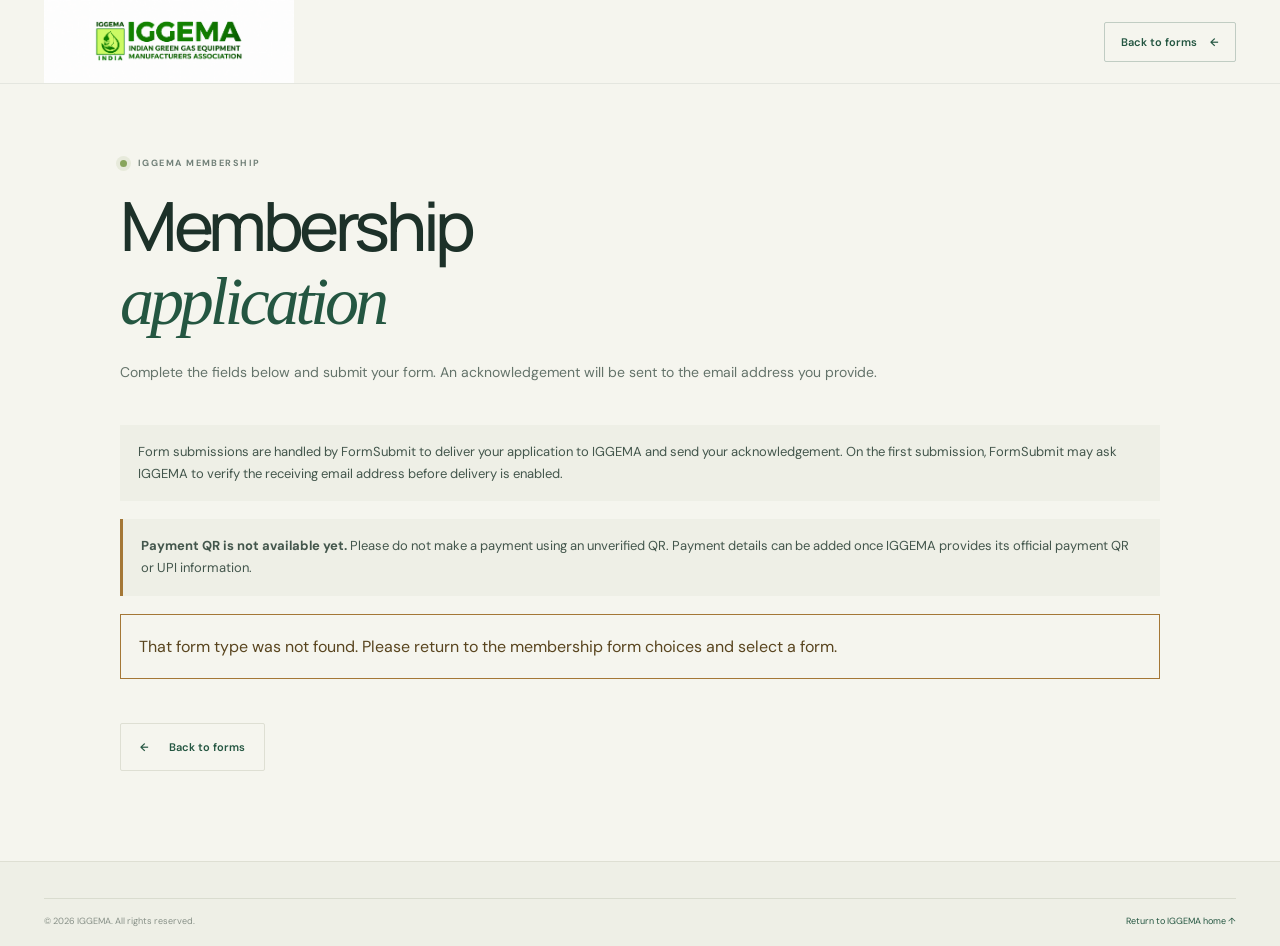
<file: membership-application.html>
<!DOCTYPE html>
<html lang="en">
<head>
  <meta charset="UTF-8">
  <meta name="viewport" content="width=device-width, initial-scale=1">
  <meta name="theme-color" content="#f5f5ee">
  <meta name="description" content="Complete an IGGEMA membership application or renewal form online.">
  <title>Membership Application — IGGEMA</title>
  <link rel="preconnect" href="https://fonts.googleapis.com">
  <link rel="preconnect" href="https://fonts.gstatic.com" crossorigin>
  <link href="https://fonts.googleapis.com/css2?family=DM+Sans:wght@400;500;600;700&family=Manrope:wght@400;500;600;700;800&display=swap" rel="stylesheet">
  <link rel="stylesheet" href="IGG.css">
  <link rel="stylesheet" href="membership.css">
</head>
<body>
  <a class="skip-link" href="#main-content">Skip to content</a>
  <header class="site-header">
    <nav class="navbar container" aria-label="Main navigation">
      <a class="brand" href="index.html" aria-label="IGGEMA home">
        <img class="brand-logo" src="assets/iggema-logo.png" alt="">
      </a>
      <a class="nav-cta" href="membership-forms.html">Back to forms <span aria-hidden="true">←</span></a>
    </nav>
  </header>

  <main class="charter container form-picker" id="main-content">
    <header class="charter-header">
      <p class="eyebrow"><span class="eyebrow-dot"></span> IGGEMA MEMBERSHIP</p>
      <h1 id="form-page-title">Membership<br><span>application</span></h1>
      <p class="charter-intro">Complete the fields below and submit your form. An acknowledgement will be sent to the email address you provide.</p>
    </header>

    <p class="form-service-notice">Form submissions are handled by FormSubmit to deliver your application to IGGEMA and send your acknowledgement. On the first submission, FormSubmit may ask IGGEMA to verify the receiving email address before delivery is enabled.</p>
    <p class="payment-unavailable"><strong>Payment QR is not available yet.</strong> Please do not make a payment using an unverified QR. Payment details can be added once IGGEMA provides its official payment QR or UPI information.</p>

    <section class="online-form-panel" id="annual-form" hidden>
      <h2>Annual Membership Application</h2>
      <p class="document-ref">Form No.: IGGEMA/MEM/ANN/2026</p>
      <form action="https://formsubmit.co/ajax/Iggema.org.in@gmail.com" method="POST">
        <input type="hidden" name="_subject" value="IGGEMA Annual Membership Application">
        <input type="hidden" name="_template" value="table">
        <input type="text" name="_honey" class="form-honeypot" tabindex="-1" autocomplete="off">
        <fieldset>
          <legend>Organisation details</legend>
          <div class="form-grid">
            <label>Company / organisation name<input name="Company / Organisation Name" autocomplete="organization" required></label>
            <label>Type of organisation<select name="Type of Organisation" required><option value="">Select type</option><option>Private Limited Company</option><option>Public Limited Company</option><option>LLP / Partnership</option><option>Proprietorship</option><option>Society / Trust / NGO</option><option>Government / PSU</option><option>Startup (DPIIT Recognised)</option><option>Other</option></select></label>
            <label>Year of incorporation<input name="Year of Incorporation" inputmode="numeric"></label>
            <label>CIN / registration number<input name="CIN / Registration No."></label>
            <label>GST number<input name="GST Number"></label>
            <label>PAN number<input name="PAN Number"></label>
          </div>
        </fieldset>
        <fieldset>
          <legend>Primary contact &amp; authorised signatory</legend>
          <div class="form-grid">
            <label>Name of authorised person<input name="Authorised Person" autocomplete="name" required></label>
            <label>Designation / title<input name="Designation"></label>
            <label>Mobile number<input name="Mobile Number" type="tel" autocomplete="tel" required></label>
            <label>Official email address<input name="email" type="email" autocomplete="email" required></label>
            <input type="hidden" name="_autoresponse" value="Thank you for submitting your IGGEMA Annual Membership Application. IGGEMA has received your form for review.">
            <label>LinkedIn profile URL <span>(optional)</span><input name="LinkedIn Profile URL" type="url"></label>
          </div>
        </fieldset>
        <fieldset>
          <legend>Registered address</legend>
          <div class="form-grid">
            <label>Address line 1<input name="Address Line 1" autocomplete="address-line1"></label>
            <label>Address line 2<input name="Address Line 2" autocomplete="address-line2"></label>
            <label>City<input name="City" autocomplete="address-level2"></label>
            <label>State<input name="State" autocomplete="address-level1"></label>
            <label>PIN code<input name="PIN Code" inputmode="numeric" autocomplete="postal-code"></label>
            <label>Country<input name="Country" value="India" autocomplete="country-name"></label>
          </div>
        </fieldset>
        <fieldset>
          <legend>Business domain</legend>
          <div class="form-check-grid">
            <label><input type="checkbox" name="Business Domain" value="Biogas Plant EPC / Construction"> Biogas Plant EPC / Construction</label>
            <label><input type="checkbox" name="Business Domain" value="Biogas Equipment Manufacturing"> Biogas Equipment Manufacturing</label>
            <label><input type="checkbox" name="Business Domain" value="CBG / BioCNG Production"> CBG / BioCNG Production</label>
            <label><input type="checkbox" name="Business Domain" value="Biomass Energy"> Biomass Energy</label>
            <label><input type="checkbox" name="Business Domain" value="Biogas Upgradation (Membrane / PSA)"> Biogas Upgradation (Membrane / PSA)</label>
            <label><input type="checkbox" name="Business Domain" value="Digestate / Biofertiliser"> Digestate / Biofertiliser</label>
            <label><input type="checkbox" name="Business Domain" value="Engineering Consultancy / PMC"> Engineering Consultancy / PMC</label>
            <label><input type="checkbox" name="Business Domain" value="Technology / R&D"> Technology / R&amp;D</label>
            <label><input type="checkbox" name="Business Domain" value="Finance / Investment"> Finance / Investment</label>
            <label><input type="checkbox" name="Business Domain" value="Government / Policy"> Government / Policy</label>
            <label><input type="checkbox" name="Business Domain" value="Other"> Other</label>
          </div>
          <label>Other / specify<input name="Other Business Domain"></label>
        </fieldset>
        <fieldset>
          <legend>Membership tier</legend>
          <label>Selected membership category<select name="Selected Membership Category" required><option value="">Select a tier</option><option>Startup Member — Rs. 5,000 / year</option><option>Associate Member — Rs. 15,000 / year</option><option>Regular Member — Rs. 30,000 / year</option><option>Premium Member — Rs. 75,000 / year</option><option>Platinum Member — Rs. 1,50,000 / year</option><option>Life Member (Corporate) — Rs. 5,00,000 one-time</option></select></label>
        </fieldset>
        <fieldset>
          <legend>Payment details</legend>
          <p class="form-help">Payment QR and account instructions are not available yet. Complete payment details only after receiving verified instructions from IGGEMA.</p>
          <div class="form-grid">
            <label>Transaction reference number<input name="Transaction Reference No."></label>
            <label>Date of payment<input name="Date of Payment" type="date"></label>
            <label>Amount paid (Rs.)<input name="Amount Paid (Rs.)" type="number" min="0" step="0.01"></label>
            <label>Mode of payment<select name="Mode of Payment"><option value="">Select mode</option><option>NEFT</option><option>RTGS</option><option>UPI</option><option>Cheque / DD</option><option>Online Portal</option><option>Other</option></select></label>
            <label>Member's bank name<input name="Member Bank Name"></label>
          </div>
        </fieldset>
        <fieldset>
          <legend>Declaration &amp; signature</legend>
          <p class="form-help">I / We declare that the information provided is true and correct, agree to abide by IGGEMA's Memorandum, Rules and Regulations, and understand that membership is subject to Governing Council approval.</p>
          <div class="form-grid">
            <label>Authorised signatory name<input name="Signatory Name" required></label>
            <label>Designation<input name="Signatory Designation"></label>
            <label>Date<input name="Declaration Date" type="date" required></label>
          </div>
          <label class="declaration-check"><input type="checkbox" name="Declaration Accepted" value="Yes" required> I agree to the declaration above.</label>
        </fieldset>
        <button class="button button-primary" type="submit">Submit application <span aria-hidden="true">↗</span></button>
      </form>
    </section>

    <section class="online-form-panel" id="startup-form" hidden>
      <h2>Startup Membership Application</h2>
      <p class="document-ref">Form No.: IGGEMA/MEM/STR/2026</p>
      <form action="https://formsubmit.co/ajax/Iggema.org.in@gmail.com" method="POST">
        <input type="hidden" name="_subject" value="IGGEMA Startup & Associate Membership Application">
        <input type="hidden" name="_template" value="table">
        <input type="text" name="_honey" class="form-honeypot" tabindex="-1" autocomplete="off">
        <fieldset>
          <legend>Applicant details</legend>
          <div class="form-grid">
            <label>Name of company / entity<input name="Company / Entity" autocomplete="organization" required></label>
            <label>Founded / incorporated year<input name="Founded / Incorporated Year" inputmode="numeric"></label>
            <label>DPIIT startup recognition number <span>(if applicable)</span><input name="DPIIT Startup Recognition No."></label>
            <label>Stage of business<select name="Stage of Business"><option value="">Select stage</option><option>Idea / Pre-Revenue</option><option>Early Revenue (&lt; Rs. 1 Cr turnover)</option><option>Growth Stage (Rs. 1–10 Cr turnover)</option><option>Established (&gt; Rs. 10 Cr turnover)</option></select></label>
          </div>
        </fieldset>
        <fieldset>
          <legend>Contact information</legend>
          <div class="form-grid">
            <label>Founder / director name<input name="Founder / Director Name" autocomplete="name" required></label>
            <label>Mobile<input name="Mobile" type="tel" autocomplete="tel" required></label>
            <label>Email<input name="email" type="email" autocomplete="email" required></label>
            <input type="hidden" name="_autoresponse" value="Thank you for submitting your IGGEMA Startup & Associate Membership Application. IGGEMA has received your form for review.">
            <label>Website / social handle<input name="Website / Social Handle" type="url"></label>
            <label>City &amp; state<input name="City & State" autocomplete="address-level2"></label>
          </div>
        </fieldset>
        <fieldset>
          <legend>Product / service details</legend>
          <div class="form-grid">
            <label>Main product or service<input name="Main Product or Service"></label>
            <label>Technology / innovation focus<textarea name="Technology / Innovation Focus" rows="3"></textarea></label>
            <label>Number of projects / installations<input name="No. of Projects / Installations" type="number" min="0"></label>
          </div>
        </fieldset>
        <fieldset>
          <legend>Membership tier</legend>
          <label>Selected membership category<select name="Selected Membership Category" required><option value="">Select a tier</option><option>Startup Member — Rs. 5,000 / year</option><option>Associate Member — Rs. 15,000 / year</option><option>Regular Member — Rs. 30,000 / year</option></select></label>
        </fieldset>
        <fieldset>
          <legend>Payment details</legend>
          <p class="form-help">Payment QR and account instructions are not available yet. Complete payment details only after receiving verified instructions from IGGEMA.</p>
          <div class="form-grid">
            <label>Transaction / UTR reference number<input name="Transaction / UTR Reference No."></label>
            <label>Date of payment<input name="Date of Payment" type="date"></label>
            <label>Amount paid (Rs.)<input name="Amount Paid (Rs.)" type="number" min="0" step="0.01"></label>
            <label>Mode of payment<select name="Mode of Payment"><option value="">Select mode</option><option>UPI</option><option>NEFT</option><option>RTGS</option><option>Cheque</option><option>Online Portal</option><option>Other</option></select></label>
          </div>
        </fieldset>
        <fieldset>
          <legend>Declaration &amp; signature</legend>
          <p class="form-help">I declare that the information is true and accurate. I agree to comply with IGGEMA's membership rules and contribute to the growth of India's green gas and biomass ecosystem.</p>
          <div class="form-grid">
            <label>Authorised signatory name<input name="Signatory Name" required></label>
            <label>Designation<input name="Signatory Designation"></label>
            <label>Date<input name="Declaration Date" type="date" required></label>
          </div>
          <label class="declaration-check"><input type="checkbox" name="Declaration Accepted" value="Yes" required> I agree to the declaration above.</label>
        </fieldset>
        <button class="button button-primary" type="submit">Submit application <span aria-hidden="true">↗</span></button>
      </form>
    </section>

    <section class="online-form-panel" id="corporate-form" hidden>
      <h2>Corporate / Premium Membership Application</h2>
      <p class="document-ref">Form No.: IGGEMA/MEM/CORP/2026</p>
      <form action="https://formsubmit.co/ajax/Iggema.org.in@gmail.com" method="POST">
        <input type="hidden" name="_subject" value="IGGEMA Corporate / Premium Membership Application">
        <input type="hidden" name="_template" value="table">
        <input type="text" name="_honey" class="form-honeypot" tabindex="-1" autocomplete="off">
        <fieldset>
          <legend>Company profile</legend>
          <div class="form-grid">
            <label>Legal name of company<input name="Legal Name of Company" autocomplete="organization" required></label>
            <label>Trade / brand name<input name="Trade / Brand Name"></label>
            <label>Annual turnover (Rs. Cr)<input name="Annual Turnover (Rs. Cr)" type="number" min="0" step="0.01"></label>
            <label>Number of employees<input name="Number of Employees" type="number" min="0"></label>
            <label>Biogas / biomass plants commissioned<input name="Number of Plants Commissioned" type="number" min="0"></label>
            <label>Total installed capacity (TPD / MW)<input name="Total Installed Capacity"></label>
            <label>CIN / registration number<input name="CIN / Registration No."></label>
            <label>GST number<input name="GST Number"></label>
          </div>
        </fieldset>
        <fieldset>
          <legend>Key executives &amp; contact</legend>
          <div class="form-grid">
            <label>CEO / MD name<input name="CEO / MD Name"></label>
            <label>CEO / MD email<input name="email" type="email" autocomplete="email" required></label>
            <input type="hidden" name="_autoresponse" value="Thank you for submitting your IGGEMA Corporate / Premium Membership Application. IGGEMA has received your form for review.">
            <label>CEO / MD mobile<input name="CEO / MD Mobile" type="tel"></label>
            <label>Technical head name<input name="Technical Head Name"></label>
            <label>Business development contact<input name="Business Dev Contact"></label>
          </div>
        </fieldset>
        <fieldset>
          <legend>Membership tier &amp; benefits requested</legend>
          <div class="form-check-grid">
            <label><input type="checkbox" name="Membership Category" value="Premium Member — Rs. 75,000/year"> Premium Member — Rs. 75,000/year</label>
            <label><input type="checkbox" name="Membership Category" value="Platinum Member — Rs. 1,50,000/year"> Platinum Member — Rs. 1,50,000/year</label>
            <label><input type="checkbox" name="Membership Category" value="Life Corporate Member — Rs. 5,00,000 one-time"> Life Corporate Member — Rs. 5,00,000 one-time</label>
          </div>
          <p class="form-help">Select the membership category requested.</p>
          <div class="form-check-grid">
            <label><input type="checkbox" name="Engagement Requirements" value="Keynote Speaking Slot at Expo"> Keynote speaking slot at Expo</label>
            <label><input type="checkbox" name="Engagement Requirements" value="Panel Participation"> Panel participation</label>
            <label><input type="checkbox" name="Engagement Requirements" value="Exhibition Stall"> Exhibition stall</label>
            <label><input type="checkbox" name="Engagement Requirements" value="Award Category Co-Branding"> Award category co-branding</label>
            <label><input type="checkbox" name="Engagement Requirements" value="Advisory Board Seat"> Advisory board seat</label>
            <label><input type="checkbox" name="Engagement Requirements" value="White Paper / Report Co-authorship"> White paper / report co-authorship</label>
            <label><input type="checkbox" name="Engagement Requirements" value="Other"> Other</label>
          </div>
          <label>Other / specify<input name="Other Engagement Requirements"></label>
        </fieldset>
        <fieldset>
          <legend>Payment &amp; invoice details</legend>
          <p class="form-help">Payment QR and account instructions are not available yet. Complete payment details only after receiving verified instructions from IGGEMA.</p>
          <div class="form-grid">
            <label>Invoicing name<input name="Invoicing Name"></label>
            <label>Billing address<textarea name="Billing Address" rows="3"></textarea></label>
            <label>GST of billing entity<input name="GST of Billing Entity"></label>
            <label>Transaction reference number<input name="Transaction Reference No."></label>
            <label>Date of payment<input name="Date of Payment" type="date"></label>
            <label>Amount paid (INR)<input name="Amount Paid (INR)" type="number" min="0" step="0.01"></label>
          </div>
        </fieldset>
        <fieldset>
          <legend>Declaration &amp; signature</legend>
          <p class="form-help">We confirm that the information provided is accurate, commit to participating in IGGEMA's initiatives, and uphold the values of transparency, sustainability, and industry development.</p>
          <div class="form-grid">
            <label>Authorised signatory name<input name="Signatory Name" required></label>
            <label>Designation<input name="Signatory Designation"></label>
            <label>Date<input name="Declaration Date" type="date" required></label>
          </div>
          <label class="declaration-check"><input type="checkbox" name="Declaration Accepted" value="Yes" required> I agree to the declaration above.</label>
        </fieldset>
        <button class="button button-primary" type="submit">Submit application <span aria-hidden="true">↗</span></button>
      </form>
    </section>

    <section class="online-form-panel" id="renewal-form" hidden>
      <h2> Associate Membership Application</h2>
      <p class="document-ref">Form No.: IGGEMA/MEM/RNW/2026</p>
      <form action="https://formsubmit.co/ajax/Iggema.org.in@gmail.com" method="POST">
        <input type="hidden" name="_subject" value="IGGEMA Annual Membership Renewal">
        <input type="hidden" name="_template" value="table">
        <input type="text" name="_honey" class="form-honeypot" tabindex="-1" autocomplete="off">
        <fieldset>
          <legend>Existing member details</legend>
          <div class="form-grid">
            <label>IGGEMA membership number<input name="IGGEMA Membership No." required></label>
            <label>Company / organisation name<input name="Company / Organisation Name" autocomplete="organization" required></label>
            <label>Current membership category<input name="Current Membership Category"></label>
            <label>Membership valid until<input name="Membership Valid Until" type="date"></label>
            <label>Authorised contact name<input name="Authorised Contact Name" autocomplete="name" required></label>
            <label>Email<input name="email" type="email" autocomplete="email" required></label>
            <input type="hidden" name="_autoresponse" value="Thank you for submitting your IGGEMA Annual Membership Renewal Form. IGGEMA has received your form for review.">
            <label>Mobile<input name="Mobile" type="tel" autocomplete="tel"></label>
          </div>
        </fieldset>
        <fieldset>
          <legend>Renewal details</legend>
          <div class="form-grid">
            <label>Renewal option<select name="Renewal Option" required><option value="">Select option</option><option>Renewing same category</option><option>Upgrading to higher category</option></select></label>
            <label>New category (if upgrading)<input name="New Category"></label>
            <label>Renewal period<select name="Renewal Period"><option value="">Select period</option><option>1 Year</option><option>Lifetime</option></select></label>
          </div>
        </fieldset>
        <fieldset>
          <legend>Updates (if any)</legend>
          <div class="form-grid">
            <label>Updated address<textarea name="Updated Address" rows="3"></textarea></label>
            <label>Updated email<input name="Updated Email" type="email"></label>
            <label>Updated contact number<input name="Updated Contact No." type="tel"></label>
            <label>Change in company name / status<textarea name="Change in Company Name / Status" rows="3"></textarea></label>
          </div>
        </fieldset>
        <fieldset>
          <legend>Payment details</legend>
          <p class="form-help">Payment QR and account instructions are not available yet. Complete payment details only after receiving verified instructions from IGGEMA.</p>
          <div class="form-grid">
            <label>Transaction / UTR reference number<input name="Transaction / UTR Reference No."></label>
            <label>Date of payment<input name="Date of Payment" type="date"></label>
            <label>Amount paid (Rs.)<input name="Amount Paid (Rs.)" type="number" min="0" step="0.01"></label>
            <label>Mode of payment<input name="Mode of Payment"></label>
          </div>
        </fieldset>
        <fieldset>
          <legend>Declaration &amp; signature</legend>
          <p class="form-help">I confirm that the above information is accurate and wish to renew my organisation's membership with IGGEMA for the upcoming term.</p>
          <div class="form-grid">
            <label>Authorised signatory name<input name="Signatory Name" required></label>
            <label>Designation<input name="Signatory Designation"></label>
            <label>Date<input name="Declaration Date" type="date" required></label>
          </div>
          <label class="declaration-check"><input type="checkbox" name="Declaration Accepted" value="Yes" required> I agree to the declaration above.</label>
        </fieldset>
        <button class="button button-primary" type="submit">Submit renewal <span aria-hidden="true">↗</span></button>
      </form>
    </section>

    <p class="form-picker-error" id="form-picker-error" hidden>That form type was not found. Please return to the membership form choices and select a form.</p>
    <a class="button form-back-button" href="membership-forms.html"><span aria-hidden="true">←</span> Back to forms</a>
  </main>

  <footer class="footer">
    <div class="container footer-bottom">
      <span>© 2026 IGGEMA. All rights reserved.</span>
      <a href="index.html">Return to IGGEMA home ↑</a>
    </div>
  </footer>

  <script>
    const formType = new URLSearchParams(window.location.search).get("form");
    const formPanel = document.getElementById(`${formType}-form`);
    const formNames = {
      annual: "Annual Membership Application",
      startup: "Startup & Associate Membership",
      corporate: "Corporate / Premium Membership",
      renewal: "Annual Membership Renewal"
    };

    if (formPanel && formNames[formType]) {
      formPanel.hidden = false;
      document.getElementById("form-page-title").textContent = formNames[formType];
      document.title = `${formNames[formType]} — IGGEMA`;
    } else {
      document.getElementById("form-picker-error").hidden = false;
    }

    const corporateCategories = document.querySelectorAll('#corporate-form input[name="Membership Category"]');
    const validateCorporateCategory = () => {
      const missingCategory = !Array.from(corporateCategories).some((checkbox) => checkbox.checked);
      corporateCategories[0].setCustomValidity(missingCategory ? "Select a membership category." : "");
    };

    corporateCategories.forEach((checkbox) => {
      checkbox.addEventListener("change", validateCorporateCategory);
    });

    document.querySelector("#corporate-form form").addEventListener("submit", (event) => {
      validateCorporateCategory();
      if (!event.currentTarget.checkValidity()) {
        event.preventDefault();
        event.currentTarget.reportValidity();
      }
    });

    document.querySelectorAll(".online-form-panel form").forEach((form) => {
      form.addEventListener("submit", async (event) => {
        event.preventDefault();
        if (!form.reportValidity()) return;

        const submitButton = form.querySelector('button[type="submit"]');
        submitButton.disabled = true;

        try {
          const response = await fetch(form.action, {
            method: "POST",
            body: new FormData(form),
            headers: { Accept: "application/json" }
          });
          const result = await response.json();

          if (!response.ok || (result.success !== true && result.success !== "true")) {
            throw new Error(result.message || "The form service could not accept your submission.");
          }

          window.alert("Successfully submitted! Thank you. Your application has been sent to IGGEMA.");
          form.reset();
        } catch (error) {
          console.error("Membership form submission failed:", error);
          window.alert("We could not confirm your submission. Please try again later. If this problem continues, contact Iggema.org.in@gmail.com before submitting again.");
        } finally {
          submitButton.disabled = false;
        }
      });
    });
  </script>
</body>
</html>
</file>
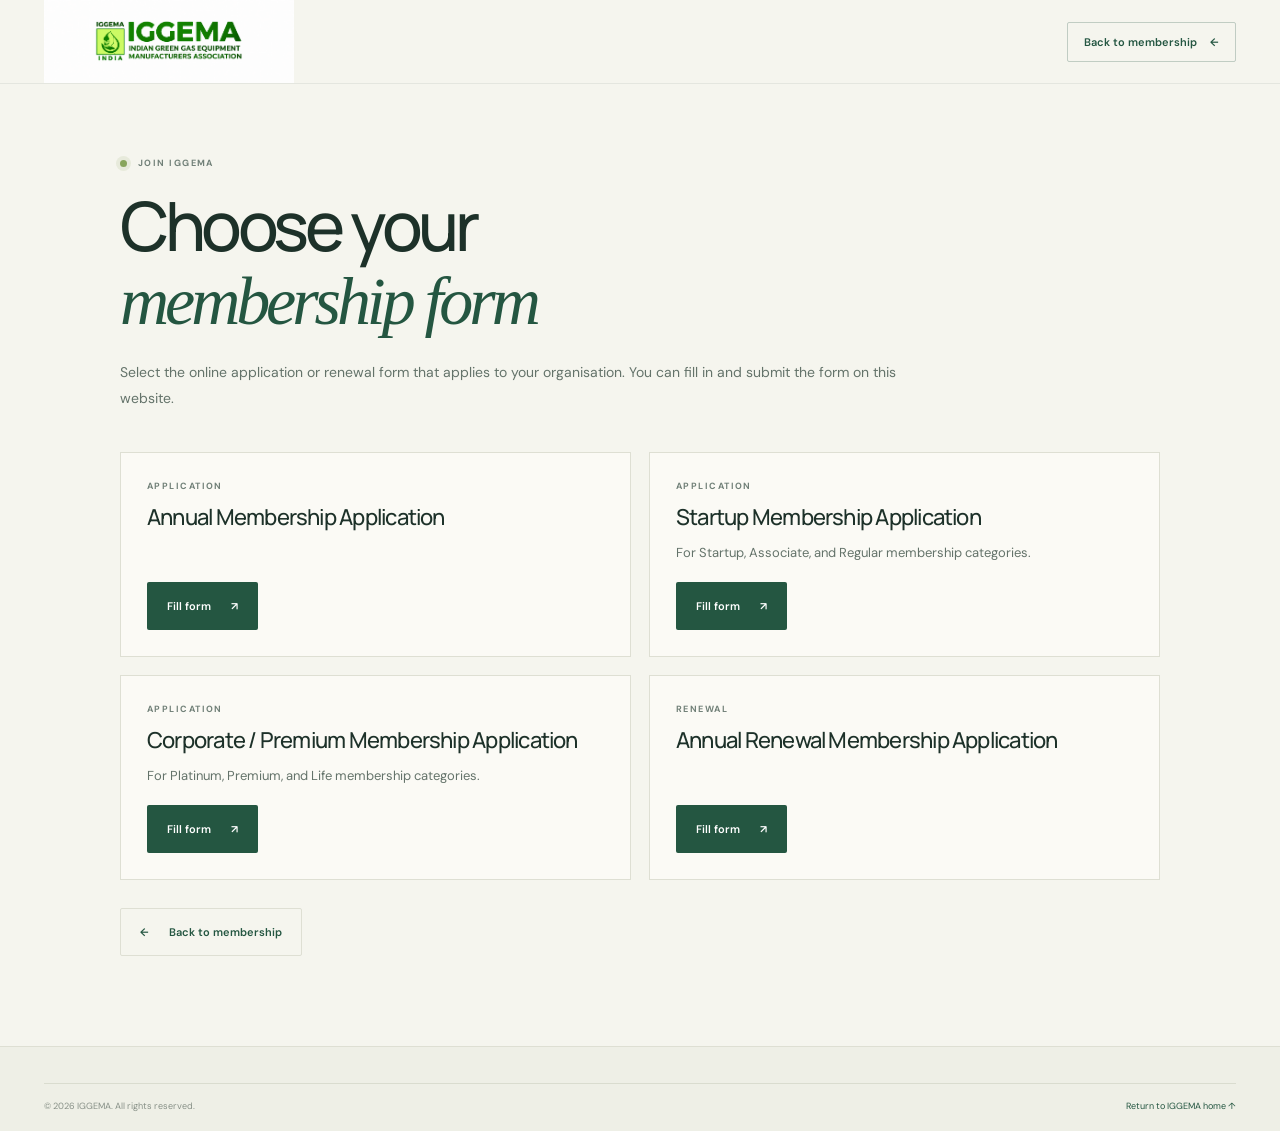
<file: membership-forms.html>
<!DOCTYPE html>
<html lang="en">
<head>
  <meta charset="UTF-8">
  <meta name="viewport" content="width=device-width, initial-scale=1">
  <meta name="theme-color" content="#f5f5ee">
  <meta name="description" content="Choose an IGGEMA membership application or renewal form.">
  <title>Choose a Membership Form — IGGEMA</title>
  <link rel="preconnect" href="https://fonts.googleapis.com">
  <link rel="preconnect" href="https://fonts.gstatic.com" crossorigin>
  <link href="https://fonts.googleapis.com/css2?family=DM+Sans:wght@400;500;600;700&family=Manrope:wght@400;500;600;700;800&display=swap" rel="stylesheet">
  <link rel="stylesheet" href="IGG.css">
  <link rel="stylesheet" href="membership.css">
</head>
<body>
  <a class="skip-link" href="#main-content">Skip to content</a>
  <header class="site-header">
    <nav class="navbar container" aria-label="Main navigation">
      <a class="brand" href="index.html" aria-label="IGGEMA home">
        <img class="brand-logo" src="assets/iggema-logo.png" alt="">
      </a>
      <a class="nav-cta" href="membership.html">Back to membership <span aria-hidden="true">←</span></a>
    </nav>
  </header>

  <main class="charter container form-picker" id="main-content">
    <header class="charter-header">
      <p class="eyebrow"><span class="eyebrow-dot"></span> JOIN IGGEMA</p>
      <h1>Choose your<br><span>membership form</span></h1>
      <p class="charter-intro">Select the online application or renewal form that applies to your organisation. You can fill in and submit the form on this website.</p>
    </header>

    <section class="form-options" aria-label="Available membership forms">
      <article class="form-option">
        <p class="eyebrow">APPLICATION</p>
        <h2>Annual Membership Application</h2>
        <a class="button button-primary" href="membership-application.html?form=annual">Fill form <span aria-hidden="true">↗</span></a>
      </article>
      <article class="form-option">
        <p class="eyebrow">APPLICATION</p>
        <h2>Startup Membership Application</h2>
        <p>For Startup, Associate, and Regular membership categories.</p>
        <a class="button button-primary" href="membership-application.html?form=startup">Fill form <span aria-hidden="true">↗</span></a>
      </article>
      <article class="form-option">
        <p class="eyebrow">APPLICATION</p>
        <h2>Corporate / Premium Membership Application</h2>
        <p>For Platinum, Premium, and Life membership categories.</p>
        <a class="button button-primary" href="membership-application.html?form=corporate">Fill form <span aria-hidden="true">↗</span></a>
      </article>
      <article class="form-option">
        <p class="eyebrow">RENEWAL</p>
        <h2>Annual Renewal Membership Application</h2>
        <a class="button button-primary" href="membership-application.html?form=renewal">Fill form <span aria-hidden="true">↗</span></a>
      </article>
    </section>

    <a class="button form-back-button" href="membership.html"><span aria-hidden="true">←</span> Back to membership</a>
  </main>

  <footer class="footer">
    <div class="container footer-bottom">
      <span>© 2026 IGGEMA. All rights reserved.</span>
      <a href="index.html">Return to IGGEMA home ↑</a>
    </div>
  </footer>
</body>
</html>
</file>
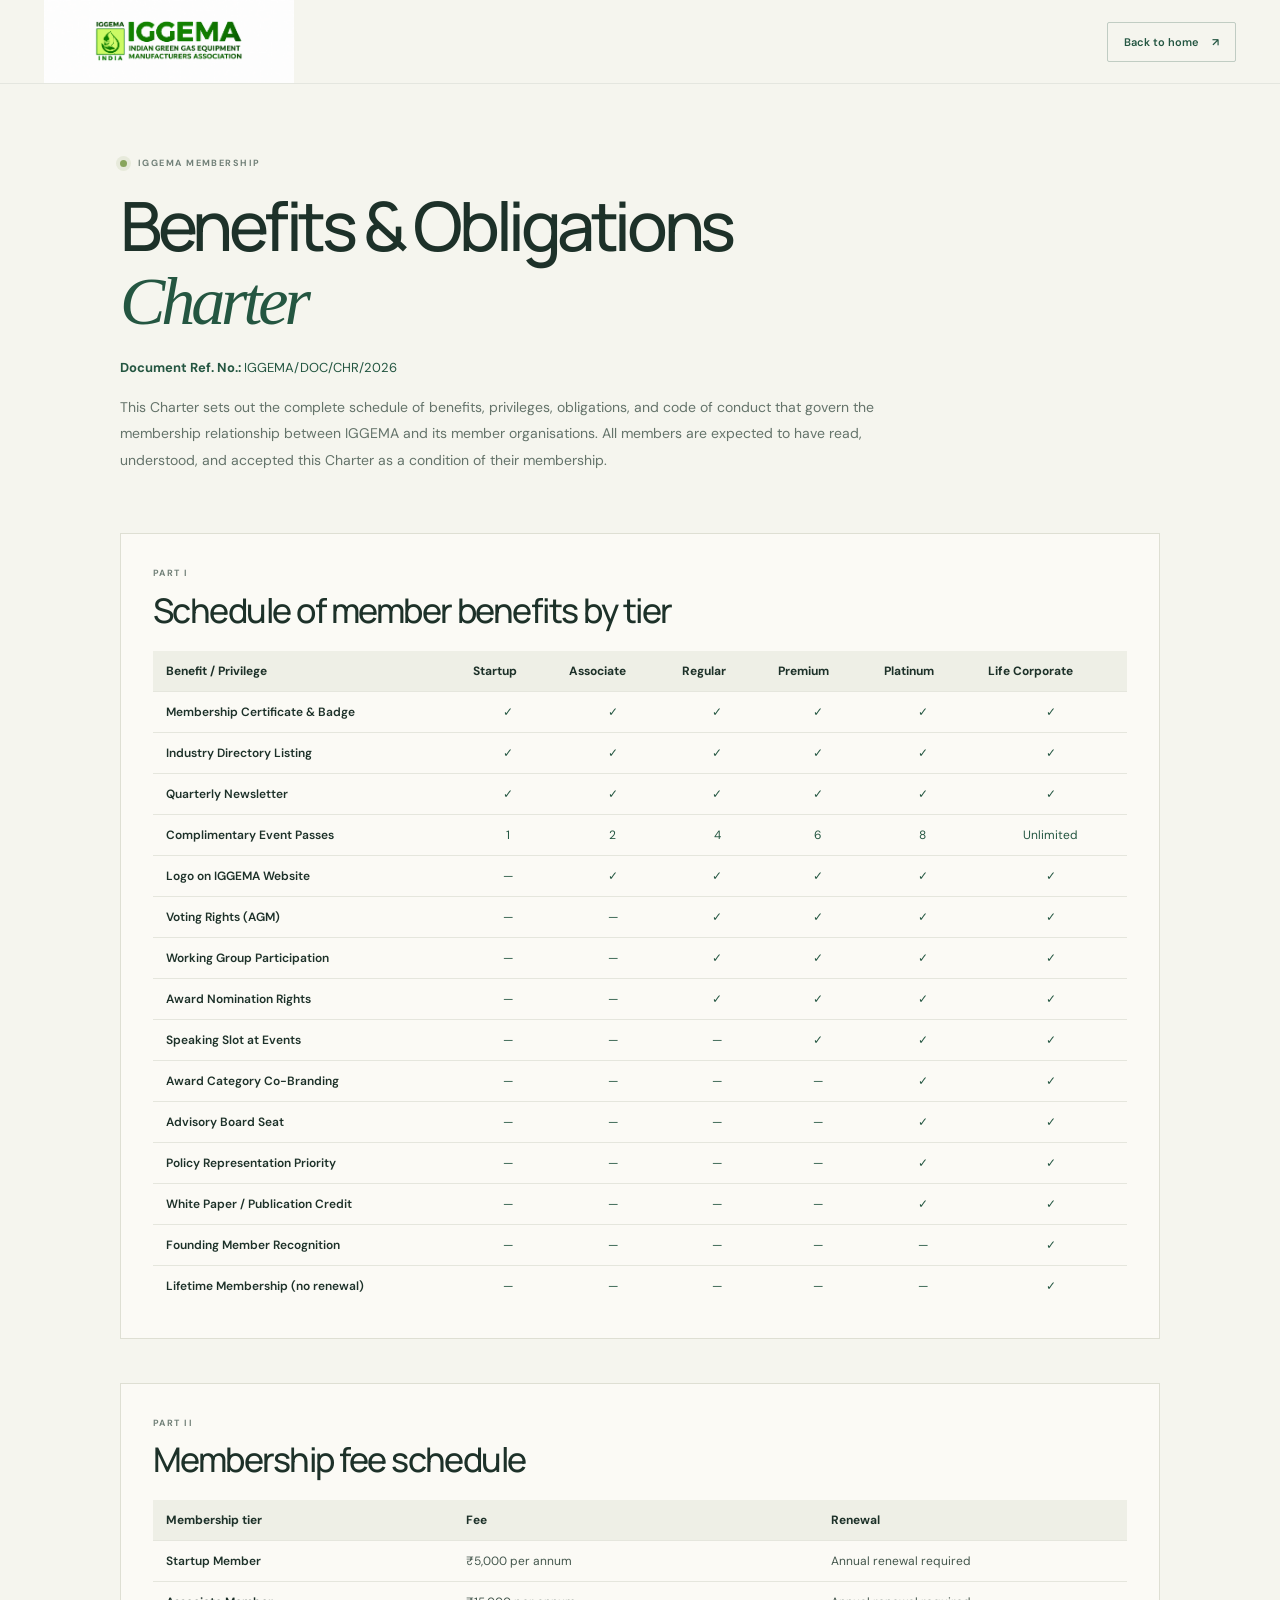
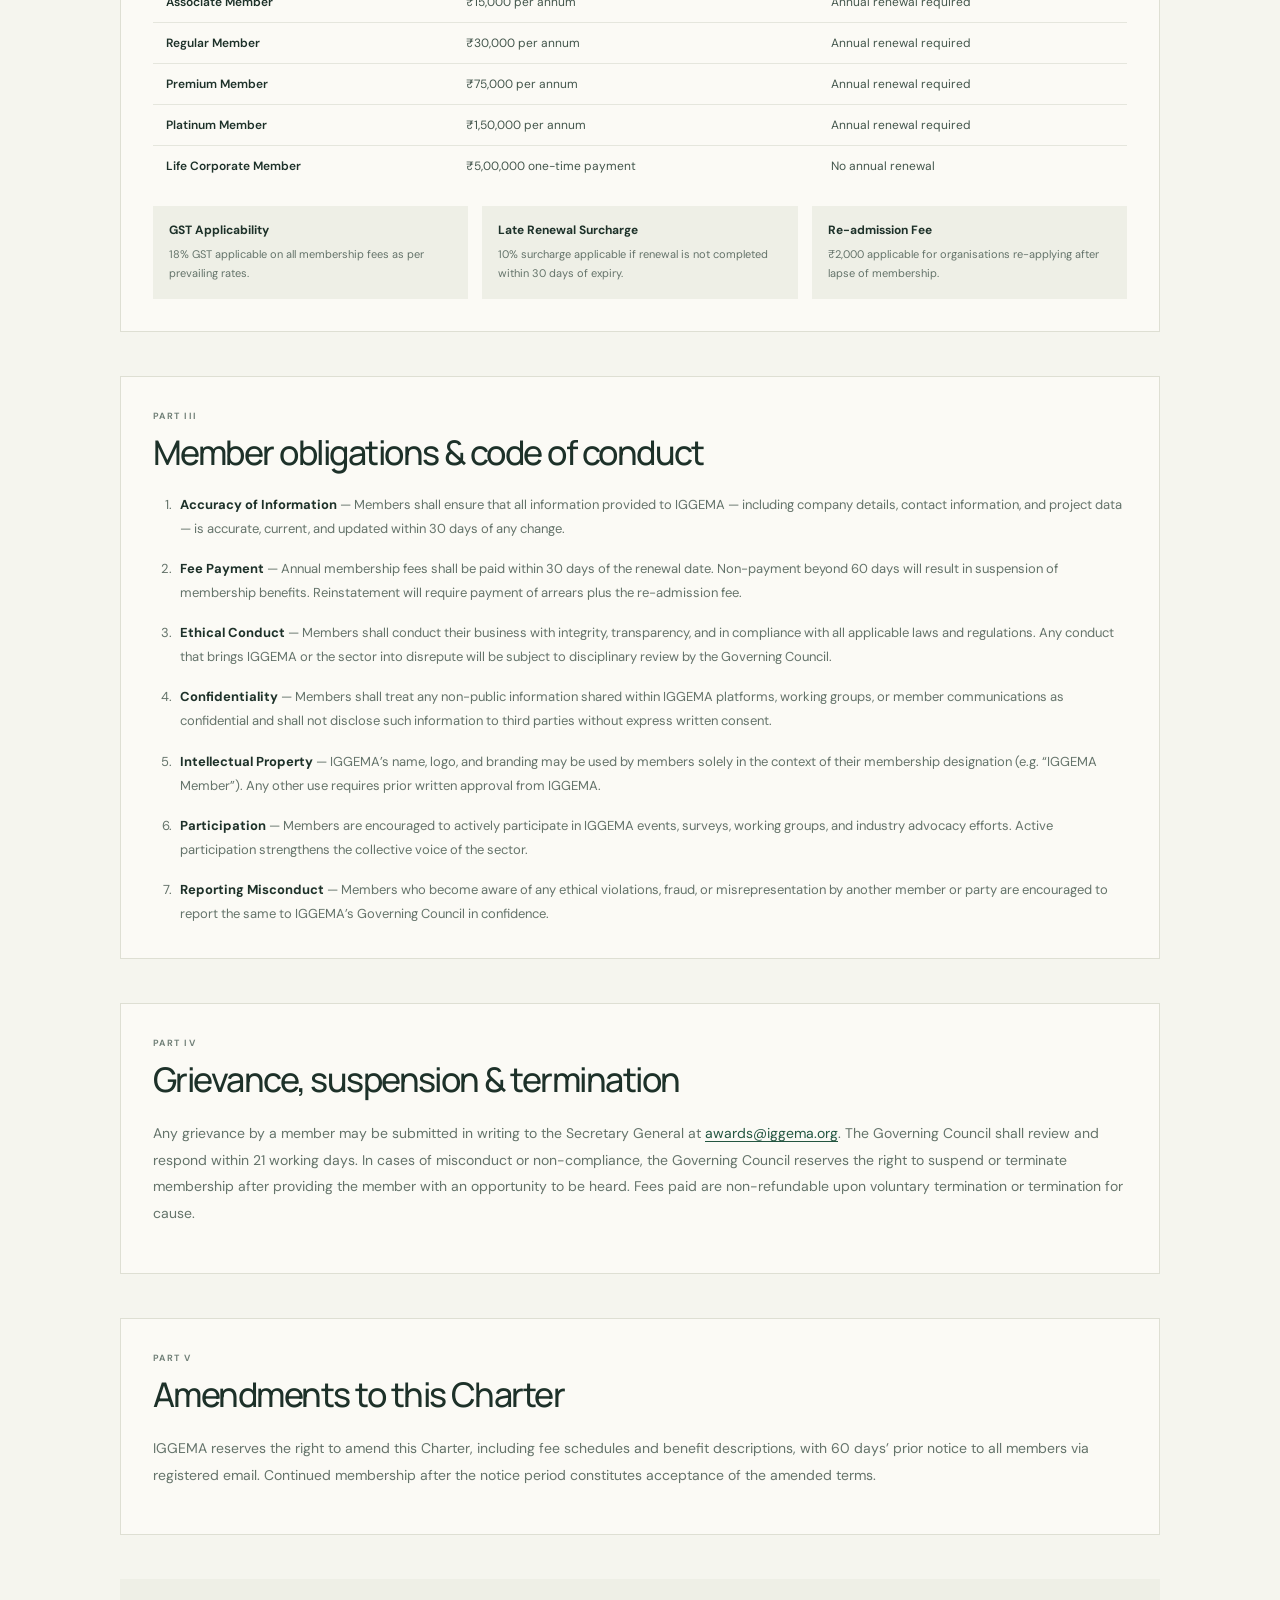
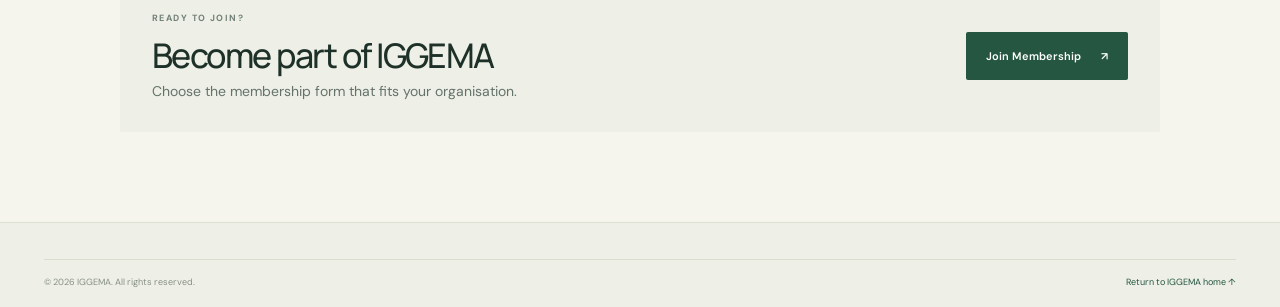
<file: membership.html>
<!DOCTYPE html>
<html lang="en">
<head>
  <meta charset="UTF-8">
  <meta name="viewport" content="width=device-width, initial-scale=1">
  <meta name="theme-color" content="#f5f5ee">
  <meta name="description" content="Review IGGEMA's membership benefits, fee schedule, member obligations, and code of conduct.">
  <title>Membership Benefits &amp; Obligations Charter — IGGEMA</title>
  <link rel="preconnect" href="https://fonts.googleapis.com">
  <link rel="preconnect" href="https://fonts.gstatic.com" crossorigin>
  <link href="https://fonts.googleapis.com/css2?family=DM+Sans:wght@400;500;600;700&family=Manrope:wght@400;500;600;700;800&display=swap" rel="stylesheet">
  <link rel="stylesheet" href="IGG.css">
  <link rel="stylesheet" href="membership.css">
</head>
<body>
  <a class="skip-link" href="#main-content">Skip to content</a>
  <header class="site-header">
    <nav class="navbar container" aria-label="Main navigation">
      <a class="brand" href="index.html" aria-label="IGGEMA home">
        <img class="brand-logo" src="assets/iggema-logo.png" alt="">
      </a>
      <a class="nav-cta" href="index.html">Back to home <span aria-hidden="true">↗</span></a>
    </nav>
  </header>

  <main class="charter container" id="main-content">
    <header class="charter-header">
      <p class="eyebrow"><span class="eyebrow-dot"></span> IGGEMA MEMBERSHIP</p>
      <h1>Benefits &amp; Obligations<br><span>Charter</span></h1>
      <p class="document-ref"><strong>Document Ref. No.:</strong> IGGEMA/DOC/CHR/2026</p>
      <p class="charter-intro">This Charter sets out the complete schedule of benefits, privileges, obligations, and code of conduct that govern the membership relationship between IGGEMA and its member organisations. All members are expected to have read, understood, and accepted this Charter as a condition of their membership.</p>
    </header>

    <section class="charter-section" aria-labelledby="benefits-heading">
      <p class="eyebrow">PART I</p>
      <h2 id="benefits-heading">Schedule of member benefits by tier</h2>
      <div class="table-scroll" tabindex="0" role="region" aria-label="Membership benefits by tier; scroll horizontally to view all tiers">
        <table class="benefits-table">
          <thead>
            <tr>
              <th scope="col">Benefit / Privilege</th>
              <th scope="col">Startup</th>
              <th scope="col">Associate</th>
              <th scope="col">Regular</th>
              <th scope="col">Premium</th>
              <th scope="col">Platinum</th>
              <th scope="col">Life Corporate</th>
            </tr>
          </thead>
          <tbody>
            <tr><th scope="row">Membership Certificate &amp; Badge</th><td>✓</td><td>✓</td><td>✓</td><td>✓</td><td>✓</td><td>✓</td></tr>
            <tr><th scope="row">Industry Directory Listing</th><td>✓</td><td>✓</td><td>✓</td><td>✓</td><td>✓</td><td>✓</td></tr>
            <tr><th scope="row">Quarterly Newsletter</th><td>✓</td><td>✓</td><td>✓</td><td>✓</td><td>✓</td><td>✓</td></tr>
            <tr><th scope="row">Complimentary Event Passes</th><td>1</td><td>2</td><td>4</td><td>6</td><td>8</td><td>Unlimited</td></tr>
            <tr><th scope="row">Logo on IGGEMA Website</th><td>—</td><td>✓</td><td>✓</td><td>✓</td><td>✓</td><td>✓</td></tr>
            <tr><th scope="row">Voting Rights (AGM)</th><td>—</td><td>—</td><td>✓</td><td>✓</td><td>✓</td><td>✓</td></tr>
            <tr><th scope="row">Working Group Participation</th><td>—</td><td>—</td><td>✓</td><td>✓</td><td>✓</td><td>✓</td></tr>
            <tr><th scope="row">Award Nomination Rights</th><td>—</td><td>—</td><td>✓</td><td>✓</td><td>✓</td><td>✓</td></tr>
            <tr><th scope="row">Speaking Slot at Events</th><td>—</td><td>—</td><td>—</td><td>✓</td><td>✓</td><td>✓</td></tr>
            <tr><th scope="row">Award Category Co-Branding</th><td>—</td><td>—</td><td>—</td><td>—</td><td>✓</td><td>✓</td></tr>
            <tr><th scope="row">Advisory Board Seat</th><td>—</td><td>—</td><td>—</td><td>—</td><td>✓</td><td>✓</td></tr>
            <tr><th scope="row">Policy Representation Priority</th><td>—</td><td>—</td><td>—</td><td>—</td><td>✓</td><td>✓</td></tr>
            <tr><th scope="row">White Paper / Publication Credit</th><td>—</td><td>—</td><td>—</td><td>—</td><td>✓</td><td>✓</td></tr>
            <tr><th scope="row">Founding Member Recognition</th><td>—</td><td>—</td><td>—</td><td>—</td><td>—</td><td>✓</td></tr>
            <tr><th scope="row">Lifetime Membership (no renewal)</th><td>—</td><td>—</td><td>—</td><td>—</td><td>—</td><td>✓</td></tr>
          </tbody>
        </table>
      </div>
    </section>

    <section class="charter-section" aria-labelledby="fees-heading">
      <p class="eyebrow">PART II</p>
      <h2 id="fees-heading">Membership fee schedule</h2>
      <div class="table-scroll">
        <table class="fees-table">
          <thead><tr><th scope="col">Membership tier</th><th scope="col">Fee</th><th scope="col">Renewal</th></tr></thead>
          <tbody>
            <tr><th scope="row">Startup Member</th><td>₹5,000 per annum</td><td>Annual renewal required</td></tr>
            <tr><th scope="row">Associate Member</th><td>₹15,000 per annum</td><td>Annual renewal required</td></tr>
            <tr><th scope="row">Regular Member</th><td>₹30,000 per annum</td><td>Annual renewal required</td></tr>
            <tr><th scope="row">Premium Member</th><td>₹75,000 per annum</td><td>Annual renewal required</td></tr>
            <tr><th scope="row">Platinum Member</th><td>₹1,50,000 per annum</td><td>Annual renewal required</td></tr>
            <tr><th scope="row">Life Corporate Member</th><td>₹5,00,000 one-time payment</td><td>No annual renewal</td></tr>
          </tbody>
        </table>
      </div>
      <dl class="fee-notes">
        <div><dt>GST Applicability</dt><dd>18% GST applicable on all membership fees as per prevailing rates.</dd></div>
        <div><dt>Late Renewal Surcharge</dt><dd>10% surcharge applicable if renewal is not completed within 30 days of expiry.</dd></div>
        <div><dt>Re-admission Fee</dt><dd>₹2,000 applicable for organisations re-applying after lapse of membership.</dd></div>
      </dl>
    </section>

    <section class="charter-section" aria-labelledby="obligations-heading">
      <p class="eyebrow">PART III</p>
      <h2 id="obligations-heading">Member obligations &amp; code of conduct</h2>
      <ol class="obligations-list">
        <li><strong>Accuracy of Information</strong> — Members shall ensure that all information provided to IGGEMA — including company details, contact information, and project data — is accurate, current, and updated within 30 days of any change.</li>
        <li><strong>Fee Payment</strong> — Annual membership fees shall be paid within 30 days of the renewal date. Non-payment beyond 60 days will result in suspension of membership benefits. Reinstatement will require payment of arrears plus the re-admission fee.</li>
        <li><strong>Ethical Conduct</strong> — Members shall conduct their business with integrity, transparency, and in compliance with all applicable laws and regulations. Any conduct that brings IGGEMA or the sector into disrepute will be subject to disciplinary review by the Governing Council.</li>
        <li><strong>Confidentiality</strong> — Members shall treat any non-public information shared within IGGEMA platforms, working groups, or member communications as confidential and shall not disclose such information to third parties without express written consent.</li>
        <li><strong>Intellectual Property</strong> — IGGEMA’s name, logo, and branding may be used by members solely in the context of their membership designation (e.g. “IGGEMA Member”). Any other use requires prior written approval from IGGEMA.</li>
        <li><strong>Participation</strong> — Members are encouraged to actively participate in IGGEMA events, surveys, working groups, and industry advocacy efforts. Active participation strengthens the collective voice of the sector.</li>
        <li><strong>Reporting Misconduct</strong> — Members who become aware of any ethical violations, fraud, or misrepresentation by another member or party are encouraged to report the same to IGGEMA’s Governing Council in confidence.</li>
      </ol>
    </section>

    <section class="charter-section" aria-labelledby="grievance-heading">
      <p class="eyebrow">PART IV</p>
      <h2 id="grievance-heading">Grievance, suspension &amp; termination</h2>
      <p>Any grievance by a member may be submitted in writing to the Secretary General at <a href="mailto:awards@iggema.org">awards@iggema.org</a>. The Governing Council shall review and respond within 21 working days. In cases of misconduct or non-compliance, the Governing Council reserves the right to suspend or terminate membership after providing the member with an opportunity to be heard. Fees paid are non-refundable upon voluntary termination or termination for cause.</p>
    </section>

    <section class="charter-section" aria-labelledby="amendments-heading">
      <p class="eyebrow">PART V</p>
      <h2 id="amendments-heading">Amendments to this Charter</h2>
      <p>IGGEMA reserves the right to amend this Charter, including fee schedules and benefit descriptions, with 60 days’ prior notice to all members via registered email. Continued membership after the notice period constitutes acceptance of the amended terms.</p>
    </section>

    <section class="join-membership" aria-labelledby="join-membership-heading">
      <div>
        <p class="eyebrow">READY TO JOIN?</p>
        <h2 id="join-membership-heading">Become part of IGGEMA</h2>
        <p>Choose the membership form that fits your organisation.</p>
      </div>
      <a class="button button-primary" href="membership-forms.html">Join Membership <span aria-hidden="true">↗</span></a>
    </section>
  </main>

  <footer class="footer">
    <div class="container footer-bottom">
      <span>© 2026 IGGEMA. All rights reserved.</span>
      <a href="index.html">Return to IGGEMA home ↑</a>
    </div>
  </footer>
</body>
</html>
</file>
<file: IGG.css>
:root {
  color-scheme: light;
  --paper: #f5f5ee;
  --white: #fffefa;
  --ink: #1d3129;
  --muted: #64736a;
  --green: #245641;
  --green-dark: #193e30;
  --lime: #d3ed88;
  --line: #dedfd3;
  --serif: Georgia, "Times New Roman", serif;
  --sans: "DM Sans", "Segoe UI", sans-serif;
  --display: "Manrope", "DM Sans", sans-serif;
}

* { box-sizing: border-box; }

.skip-link {
  position: absolute;
  z-index: 20;
  top: 8px;
  left: 8px;
  padding: 10px 14px;
  transform: translateY(-150%);
  background: var(--green-dark);
  color: white;
  font-size: 12px;
}

.skip-link:focus { transform: translateY(0); }

html {
  scroll-behavior: smooth;
  scroll-padding-top: 6rem;
}

body {
  margin: 0;
  background: var(--paper);
  color: var(--ink);
  font-family: var(--sans);
  -webkit-font-smoothing: antialiased;
}

a { color: inherit; }

.container {
  width: min(1192px, calc(100% - 64px));
  margin-inline: auto;
}

.site-header {
  position: sticky;
  z-index: 10;
  top: 0;
  background: rgba(245, 245, 238, .94);
  backdrop-filter: blur(14px);
  border-bottom: 1px solid rgba(29, 49, 41, .08);
}

.navbar {
  min-height: 82px;
  display: flex;
  align-items: center;
  justify-content: space-between;
  gap: 24px;
}

.brand {
  display: inline-flex;
  align-items: center;
  flex: 0 0 auto;
  color: var(--green-dark);
  text-decoration: none;
}

.brand-logo {
  display: block;
  width: 250px;
  height: auto;
}

.nav-links {
  display: flex;
  align-items: center;
  justify-content: center;
  gap: clamp(14px, 2.2vw, 29px);
  margin: 0;
  padding: 0;
  list-style: none;
}

.nav-links a,
.region-dropdown summary {
  color: #43564c;
  font-size: 12px;
  font-weight: 500;
  text-decoration: none;
  transition: color .2s ease;
}

.nav-links a:hover,
.nav-links a[aria-current="page"],
.region-dropdown summary:hover,
.region-dropdown summary:focus-visible { color: var(--green); }

.region-dropdown { position: relative; }

.region-dropdown summary {
  display: flex;
  align-items: center;
  gap: 5px;
  cursor: pointer;
  list-style: none;
  white-space: nowrap;
}

.region-dropdown summary::-webkit-details-marker { display: none; }
.region-dropdown summary::after { content: "⌄"; font-size: 11px; }

.regions-menu {
  position: absolute;
  z-index: 12;
  top: 100%;
  left: -16px;
  display: none;
  width: 145px;
  margin: 0;
  padding: 10px 7px 7px;
  border: 1px solid var(--line);
  background: var(--white);
  box-shadow: 0 12px 28px rgba(29, 49, 41, .12);
  list-style: none;
}

.region-dropdown:hover .regions-menu,
.region-dropdown:focus-within .regions-menu,
.region-dropdown details[open] .regions-menu { display: grid; }

.regions-menu li {
  padding: 9px 10px;
  color: #43564c;
  font-size: 11px;
  text-transform: capitalize;
}

.regions-menu li + li { border-top: 1px solid #eeefe6; }
.regions-menu li:hover { background: #f0f2e9; color: var(--green); }

.nav-cta {
  display: inline-flex;
  align-items: center;
  gap: 13px;
  padding: 12px 16px;
  border: 1px solid rgba(36, 86, 65, .25);
  border-radius: 2px;
  color: var(--green);
  font-size: 11px;
  font-weight: 600;
  text-decoration: none;
  white-space: nowrap;
  transition: background .2s, color .2s;
}

.nav-cta:hover { background: var(--green); color: white; }

.hero {
  position: relative;
  min-height: 610px;
  display: grid;
  grid-template-columns: .94fr 1.06fr;
  align-items: center;
  gap: 5.5%;
  padding-top: 66px;
  padding-bottom: 95px;
}

.hero-copy { position: relative; z-index: 1; padding-bottom: 12px; }

.eyebrow {
  display: flex;
  align-items: center;
  gap: 11px;
  margin: 0 0 22px;
  color: #718078;
  font-size: 9px;
  font-weight: 700;
  letter-spacing: .16em;
  line-height: 1.6;
}

.eyebrow-dot {
  width: 7px;
  height: 7px;
  border-radius: 50%;
  background: #88a55c;
  box-shadow: 0 0 0 4px rgba(136, 165, 92, .13);
}

h1, h2, h3, p { margin-top: 0; }

h1, h2 {
  color: var(--ink);
  font-family: var(--display);
  font-weight: 500;
  letter-spacing: -.065em;
}

h1 {
  margin-bottom: 20px;
  font-size: clamp(49px, 6.05vw, 78px);
  line-height: 1.04;
}

h1 > span, h2 > span {
  color: var(--green);
  font-family: var(--serif);
  font-weight: 400;
  font-style: italic;
  letter-spacing: -.06em;
}

.hero-description {
  max-width: 425px;
  margin-bottom: 29px;
  color: #65756a;
  font-size: 14px;
  line-height: 1.9;
}

.hero-actions {
  display: flex;
  align-items: center;
  flex-wrap: wrap;
  gap: 23px;
}

.button {
  display: inline-flex;
  min-height: 48px;
  align-items: center;
  justify-content: center;
  gap: 20px;
  padding: 0 19px;
  border: 1px solid transparent;
  border-radius: 2px;
  font-size: 11px;
  font-weight: 600;
  text-decoration: none;
  transition: transform .2s, background .2s, border-color .2s;
}

.button:hover { transform: translateY(-2px); }
.button-primary { background: var(--green); color: white; }
.button-primary:hover { background: var(--green-dark); }
.button-light { border-color: rgba(255,255,255,.46); color: white; }
.button-light:hover { background: rgba(255,255,255,.1); }

.text-link {
  display: inline-flex;
  align-items: center;
  gap: 10px;
  color: var(--green-dark);
  font-size: 11px;
  font-weight: 600;
  text-decoration: none;
}

.text-link span, .service-card a span { transition: transform .2s; }
.text-link:hover span, .service-card a:hover span { transform: translateX(4px); }

.hero-note {
  display: flex;
  align-items: center;
  gap: 9px;
  margin-top: 54px;
  color: #758178;
  font-size: 10px;
}

.note-icon { color: #809d55; font-size: 16px; }

.hero-visual {
  position: relative;
  min-width: 0;
  height: 440px;
  background: #71816a;
}

.hero-visual > img {
  width: 100%;
  height: 100%;
  display: block;
  object-fit: cover;
  object-position: 52% center;
}

.image-wash {
  position: absolute;
  inset: 0;
  background: linear-gradient(180deg, transparent 40%, rgba(12, 31, 23, .3));
}

.visual-card {
  position: absolute;
  right: -25px;
  bottom: 36px;
  display: grid;
  grid-template-columns: 31px 1fr;
  align-items: center;
  width: 221px;
  padding: 17px;
  background: var(--white);
  box-shadow: 0 15px 40px rgba(17, 34, 24, .12);
}

.visual-card-icon {
  grid-row: span 2;
  align-self: start;
  color: #7d9857;
  font-size: 21px;
}

.visual-card > span:nth-child(2) { color: var(--muted); font-size: 9px; }
.visual-card strong { margin-top: 4px; font-size: 11px; font-weight: 600; }

.visual-caption {
  position: absolute;
  bottom: 17px;
  left: 19px;
  color: white;
  font-size: 8px;
  letter-spacing: .15em;
}

.scroll-cue {
  position: absolute;
  bottom: 31px;
  left: 0;
  display: flex;
  align-items: center;
  gap: 11px;
  color: #728078;
  font-size: 8px;
  font-weight: 600;
  letter-spacing: .16em;
  text-decoration: none;
}

.scroll-cue span { color: var(--green); font-size: 16px; }

.section-pad { padding: 105px 0; }

.intro {
  background: #eeefe6;
  border-top: 1px solid #e8e9df;
  border-bottom: 1px solid #e8e9df;
}

.intro-grid, .contact-grid {
  display: grid;
  grid-template-columns: .95fr 1.05fr;
  gap: 9%;
}

.intro .eyebrow, .contact .eyebrow, .services .eyebrow { margin-bottom: 21px; }
.eyebrow-line { display: inline-block; width: 34px; height: 1px; background: #aab4a5; }

.about-image {
  display: block;
  width: 100%;
  height: 205px;
  margin-top: 25px;
  object-fit: cover;
  object-position: center 45%;
}

h2 {
  margin-bottom: 0;
  font-size: clamp(38px, 4.5vw, 54px);
  line-height: 1.12;
}

.intro-copy { padding-top: 19px; }
.intro-copy p, .contact-copy > p:not(.lead) {
  color: #6a776e;
  font-size: 12px;
  line-height: 1.95;
}

.intro-copy .lead, .contact-copy .lead {
  margin-bottom: 14px;
  color: var(--ink);
  font-family: var(--display);
  font-size: 17px;
  font-weight: 600;
  letter-spacing: -.025em;
  line-height: 1.5;
}

.dark-link { margin-top: 6px; }

.values-strip {
  display: grid;
  grid-template-columns: repeat(3, 1fr);
  margin-top: 73px;
  border-top: 1px solid #d9dccf;
}

.value-item {
  display: grid;
  grid-template-columns: 37px 1fr;
  padding: 22px 18px 0 0;
}

.value-item + .value-item { padding-left: 25px; border-left: 1px solid #d9dccf; }
.value-item > span { grid-row: span 2; color: #85917f; font-size: 9px; }
.value-item strong { font-family: var(--display); font-size: 12px; font-weight: 600; }
.value-item small { margin-top: 6px; color: #788279; font-size: 10px; }

.section-heading {
  display: flex;
  align-items: end;
  justify-content: space-between;
  gap: 40px;
  margin-bottom: 42px;
}

.section-aside {
  max-width: 320px;
  margin-bottom: 4px;
  color: #6a776e;
  font-size: 12px;
  line-height: 1.9;
}

.focus {
  background: #eeefe6;
  border-top: 1px solid #e8e9df;
  border-bottom: 1px solid #e8e9df;
}

.focus-grid {
  display: grid;
  grid-template-columns: repeat(4, 1fr);
  border-top: 1px solid #d9dccf;
  border-bottom: 1px solid #d9dccf;
}

.focus-card {
  min-height: 190px;
  padding: 20px 20px 22px;
}

.focus-image {
  display: block;
  width: 100%;
  height: 118px;
  margin: 14px 0 12px;
  object-fit: cover;
}

.focus-card + .focus-card { border-left: 1px solid #d9dccf; }
.focus-index { color: #85917f; font-size: 9px; }
.focus-card h3 { margin: 0 0 9px; font-family: var(--display); font-size: 15px; font-weight: 600; letter-spacing: -.035em; }
.focus-card p { margin: 0; color: #6a776e; font-size: 11px; line-height: 1.8; }

.services-grid { display: grid; grid-template-columns: repeat(3, 1fr); gap: 15px; }

.service-card {
  min-height: 260px;
  padding: 24px 23px;
  border: 1px solid var(--line);
  background: rgba(255, 254, 250, .55);
  transition: transform .22s, box-shadow .22s, background .22s;
}

.service-card:hover {
  transform: translateY(-4px);
  background: var(--white);
  box-shadow: 0 14px 30px rgba(29, 49, 41, .06);
}

.service-card-featured { background: #eeefe6; }
.card-number { color: #7c897f; font-size: 8px; font-weight: 600; letter-spacing: .13em; }

.service-image {
  display: block;
  width: 100%;
  height: 112px;
  margin-top: 16px;
  object-fit: cover;
}

.service-icon {
  display: grid;
  width: 39px;
  height: 39px;
  place-items: center;
  margin-top: 24px;
  border: 1px solid #d5dacd;
  border-radius: 50%;
  color: var(--green);
  font-size: 16px;
}

.service-card h3 {
  margin: 16px 0 9px;
  font-family: var(--display);
  font-size: 16px;
  font-weight: 600;
  letter-spacing: -.035em;
}

.service-card p {
  min-height: 57px;
  margin-bottom: 17px;
  color: #727d73;
  font-size: 11px;
  line-height: 1.75;
}

.service-card > a {
  display: inline-flex;
  align-items: center;
  gap: 8px;
  color: var(--green);
  font-size: 10px;
  font-weight: 600;
  text-decoration: none;
}

.membership { padding-top: 90px; padding-bottom: 90px; }

.membership-panel {
  position: relative;
  min-height: 330px;
  overflow: hidden;
  display: flex;
  align-items: center;
  padding: 56px 8%;
  background: #78906a;
  color: white;
}

.membership-content { position: relative; z-index: 1; max-width: 470px; }
.membership .eyebrow { color: #e2e8d7; }
.membership h2 { color: white; font-size: clamp(39px, 4.6vw, 55px); }
.membership h2 > span { color: #e2edbd; }
.membership-content > p:not(.eyebrow) { max-width: 410px; margin: 17px 0 22px; color: #f1f3eb; font-size: 12px; line-height: 1.85; }

.membership-decoration {
  position: absolute;
  top: -105px;
  right: 19%;
  display: flex;
  gap: 20px;
  color: rgba(234, 241, 220, .16);
  font-family: var(--serif);
  font-size: 360px;
  font-style: italic;
  line-height: 1;
  transform: rotate(12deg);
}

.membership-decoration span:nth-child(2) { margin-top: 100px; color: rgba(234, 241, 220, .1); }
.membership-decoration span:nth-child(3) { margin-top: -50px; color: rgba(234, 241, 220, .08); }

.membership-stamp {
  position: absolute;
  right: 9%;
  display: grid;
  width: 122px;
  height: 122px;
  place-content: center;
  justify-items: center;
  border: 1px solid rgba(255,255,255,.65);
  border-radius: 50%;
  color: white;
  font-size: 8px;
  font-weight: 600;
  letter-spacing: .13em;
  line-height: 1.5;
  text-align: center;
  transform: rotate(9deg);
}

.stamp-star { margin: 3px 0; color: var(--lime); font-size: 17px; }

.contact { padding-top: 5px; padding-bottom: 100px; }
.contact-copy { padding-top: 20px; }
.contact-copy > p:not(.lead) { max-width: 410px; margin-bottom: 23px; }
.contact-details { display: grid; gap: 8px; margin: 0 0 23px; }
.contact-details p { display: grid; grid-template-columns: 76px 1fr; gap: 12px; margin: 0; color: #6a776e; font-size: 12px; line-height: 1.7; }
.contact-details strong { color: var(--ink); font-weight: 600; }
.contact-details a { color: var(--green); text-decoration-thickness: 1px; text-underline-offset: 3px; }
.contact-note { margin: 12px 0 0 !important; color: #8a948b !important; font-size: 9px !important; }

.footer {
  padding: 36px 0 19px;
  border-top: 1px solid var(--line);
  background: #eeefe6;
}

.footer-main {
  display: grid;
  grid-template-columns: 1fr 1fr 1fr;
  align-items: center;
  padding-bottom: 28px;
}

.footer-main > p { margin: 0; color: #69766c; font-size: 10px; line-height: 1.8; }
.back-top { justify-self: end; color: var(--green); font-size: 8px; font-weight: 600; letter-spacing: .13em; text-decoration: none; }
.back-top span { margin-left: 8px; font-size: 13px; }

.footer-bottom {
  display: flex;
  justify-content: space-between;
  padding-top: 16px;
  border-top: 1px solid #d9dccf;
  color: #879087;
  font-size: 9px;
}

.footer-leaf { color: #738a54; }

:focus-visible { outline: 3px solid #819e5c; outline-offset: 4px; }

@media (min-width: 1440px) {
  .hero { min-height: 660px; }
  .hero-visual { height: 490px; }
}

@media (max-width: 980px) {
  .container { width: min(100% - 48px, 760px); }
  .navbar { min-height: 74px; gap: 14px; }
  .brand-logo { width: 220px; }
  .nav-links { gap: 13px; }
  .nav-links a { font-size: 11px; }
  .nav-cta { padding: 10px 11px; gap: 8px; font-size: 10px; }
  .hero { min-height: 535px; gap: 4%; }
  .hero-visual { height: 380px; }
  .hero-note { margin-top: 37px; }
  .section-pad { padding: 84px 0; }
  .membership-stamp { right: 6%; width: 103px; height: 103px; }
}

@media (max-width: 720px) {
  html { scroll-padding-top: 9rem; }
  .container { width: calc(100% - 40px); }
  .navbar { min-height: auto; flex-wrap: wrap; padding-top: 13px; padding-bottom: 12px; row-gap: 9px; }
  .brand { margin-right: auto; }
  .nav-cta { padding: 9px 10px; }
  .nav-links {
    order: 3;
    width: 100%;
    justify-content: space-between;
    gap: 6px;
    overflow-x: auto;
    scrollbar-width: none;
  }
  .nav-links::-webkit-scrollbar { display: none; }
  .nav-links a,
  .region-dropdown summary { display: block; padding: 5px 0; font-size: 10px; white-space: nowrap; }
  .region-dropdown summary::after { margin-left: 2px; }
  .regions-menu { top: 100%; left: -8px; }
  .hero { grid-template-columns: 1fr; gap: 28px; min-height: 0; padding-top: 68px; padding-bottom: 83px; }
  .hero-copy { padding-bottom: 0; }
  h1 { font-size: clamp(49px, 11vw, 72px); }
  .hero-description { max-width: 500px; }
  .hero-note { margin-top: 28px; }
  .hero-visual { height: min(58vw, 390px); min-height: 260px; margin-right: 14px; }
  .visual-card { right: -14px; bottom: 26px; }
  .scroll-cue { bottom: 25px; }
  .section-pad { padding: 73px 0; }
  .intro-grid, .contact-grid { grid-template-columns: 1fr; gap: 25px; }
  .intro-copy, .contact-copy { padding-top: 0; }
  .about-image { height: min(52vw, 260px); }
  .values-strip { margin-top: 46px; }
  .value-item { grid-template-columns: 27px 1fr; padding-right: 9px; }
  .value-item + .value-item { padding-left: 12px; }
  .value-item strong { font-size: 10px; }
  .value-item small { font-size: 9px; line-height: 1.5; }
  .section-heading { align-items: start; flex-direction: column; gap: 17px; margin-bottom: 29px; }
  .section-aside { max-width: 460px; margin: 0; }
  .focus-grid { grid-template-columns: repeat(2, 1fr); }
  .focus-card { min-height: 170px; padding: 18px 14px; }
  .focus-card:nth-child(3) { border-left: 0; border-top: 1px solid #d9dccf; }
  .focus-card:nth-child(4) { border-top: 1px solid #d9dccf; }
  .focus-image { height: 130px; }
  .services-grid { grid-template-columns: 1fr; gap: 11px; }
  .service-card { min-height: auto; padding: 22px; }
  .service-image { height: 180px; }
  .service-icon { margin-top: 17px; }
  .service-card p { min-height: 0; }
  .membership { padding: 65px 0; }
  .membership-panel { min-height: 360px; padding: 43px 30px; }
  .membership-stamp { right: 6%; bottom: 22px; width: 78px; height: 78px; font-size: 6px; }
  .membership-decoration { top: 45px; right: -5%; font-size: 200px; }
  .contact { padding-top: 5px; padding-bottom: 73px; }
}

@media (max-width: 430px) {
  .container { width: calc(100% - 32px); }
  .brand-logo { width: 170px; }
  .nav-cta { font-size: 9px; }
  .hero { padding-top: 53px; }
  .eyebrow { font-size: 8px; letter-spacing: .12em; }
  h1 { font-size: 48px; }
  h2 { font-size: 40px; }
  .about-image { height: 190px; }
  .service-image { height: 150px; }
  .hero-actions { align-items: flex-start; flex-direction: column; gap: 17px; }
  .hero-visual { min-height: 240px; }
  .visual-card { width: 190px; padding: 13px; }
  .values-strip { grid-template-columns: 1fr; gap: 0; }
  .focus-grid { grid-template-columns: 1fr; }
  .focus-card, .focus-card + .focus-card,
  .focus-card:nth-child(3), .focus-card:nth-child(4) {
    min-height: 0;
    padding: 17px 0;
    border-left: 0;
    border-top: 1px solid #d9dccf;
  }
  .focus-card:first-child { border-top: 0; }
  .focus-card h3 { margin: 12px 0 6px; }
  .value-item, .value-item + .value-item { min-height: 67px; padding: 15px 0 0; border-left: 0; border-top: 1px solid #d9dccf; }
  .value-item > span { grid-row: span 2; }
  .membership-panel { min-height: 390px; padding: 34px 22px; }
  .membership-stamp { right: 6%; bottom: 15px; }
  .footer-main { grid-template-columns: 1fr auto; row-gap: 16px; }
  .footer-main > p { grid-column: 1; grid-row: 2; }
  .back-top { grid-column: 2; grid-row: 1 / span 2; }
  .footer-bottom { gap: 12px; font-size: 8px; }
}

@media (prefers-reduced-motion: reduce) {
  *, *::before, *::after { scroll-behavior: auto !important; transition-duration: .01ms !important; }
}
</file>
<file: membership.css>
.charter {
  max-width: 1040px;
  padding-top: 72px;
  padding-bottom: 90px;
}

.charter-header {
  max-width: 790px;
  margin-bottom: 60px;
}

.charter-header .eyebrow { margin-bottom: 18px; }
.charter-header h1 { margin-bottom: 20px; font-size: clamp(42px, 6vw, 68px); line-height: 1.08; }
.charter-header h1 span { color: var(--green); font-family: var(--serif); font-style: italic; font-weight: 400; }
.document-ref { margin-bottom: 18px; color: var(--green); font-size: 13px; }
.charter-intro, .charter-section > p:not(.eyebrow) { color: #64736a; font-size: 14px; line-height: 1.9; }

.charter-section {
  margin-top: 44px;
  padding: 32px;
  border: 1px solid var(--line);
  background: rgba(255, 254, 250, .68);
}

.charter-section > .eyebrow { margin-bottom: 10px; color: #718078; }
.charter-section h2 { margin: 0 0 22px; font-size: clamp(25px, 3.2vw, 34px); letter-spacing: -.045em; }
.table-scroll { overflow-x: auto; overscroll-behavior-inline: contain; }
.table-scroll:focus-visible { outline: 3px solid #819e5c; outline-offset: 3px; }

.benefits-table, .fees-table {
  width: 100%;
  border-collapse: collapse;
  color: #43564c;
  font-size: 12px;
  text-align: left;
}

.benefits-table { min-width: 850px; }
.fees-table { min-width: 560px; }
.benefits-table th, .benefits-table td, .fees-table th, .fees-table td { padding: 12px 13px; border-bottom: 1px solid #e5e6dd; }
.benefits-table thead, .fees-table thead { background: #eeefe6; color: var(--ink); }
.benefits-table thead th, .fees-table thead th { font-weight: 700; }
.benefits-table tbody th, .fees-table tbody th { color: var(--ink); font-weight: 600; }
.benefits-table tbody td { color: var(--green); text-align: center; }
.benefits-table tbody tr:last-child th, .benefits-table tbody tr:last-child td,
.fees-table tbody tr:last-child th, .fees-table tbody tr:last-child td { border-bottom: 0; }

.fee-notes { display: grid; grid-template-columns: repeat(3, 1fr); gap: 14px; margin: 20px 0 0; }
.fee-notes > div { padding: 16px; background: #eeefe6; }
.fee-notes dt { margin-bottom: 7px; color: var(--ink); font-size: 12px; font-weight: 700; }
.fee-notes dd { margin: 0; color: #64736a; font-size: 11px; line-height: 1.7; }

.obligations-list { display: grid; gap: 16px; margin: 0; padding-left: 22px; color: #64736a; font-size: 13px; line-height: 1.85; }
.obligations-list li { padding-left: 5px; }
.obligations-list strong { color: var(--ink); }
.charter-section > p a { color: var(--green); text-underline-offset: 3px; }
.footer-bottom a { color: var(--green); text-decoration: none; }

.join-membership {
  display: flex;
  align-items: center;
  justify-content: space-between;
  gap: 24px;
  margin-top: 44px;
  padding: 32px;
  background: #eeefe6;
}

.join-membership .eyebrow { margin-bottom: 10px; }
.join-membership h2 { margin: 0 0 8px; font-size: clamp(25px, 3.2vw, 34px); letter-spacing: -.045em; }
.join-membership p:last-child { margin: 0; color: #64736a; font-size: 14px; }

.form-picker .charter-header { margin-bottom: 40px; }
.form-options { display: grid; grid-template-columns: repeat(2, minmax(0, 1fr)); gap: 18px; }
.form-option { display: flex; flex-direction: column; align-items: flex-start; padding: 26px; border: 1px solid var(--line); background: rgba(255, 254, 250, .68); }
.form-option .eyebrow { margin-bottom: 12px; color: #718078; }
.form-option h2 { margin: 0 0 12px; font-size: 22px; letter-spacing: -.035em; }
.form-option p:not(.eyebrow) { margin: 0 0 18px; color: #64736a; font-size: 13px; line-height: 1.7; }
.form-option .button { margin-top: auto; }
.form-back-button { margin-top: 28px; border-color: var(--line); color: var(--green); }

.form-service-notice, .payment-unavailable {
  margin: 0 0 18px;
  padding: 16px 18px;
  background: #eeefe6;
  color: #43564c;
  font-size: 13px;
  line-height: 1.7;
}

.payment-unavailable { border-left: 3px solid #a47736; }
.online-form-panel { padding: 32px; border: 1px solid var(--line); background: rgba(255, 254, 250, .68); }
.online-form-panel h2 { margin: 0 0 8px; font-size: clamp(25px, 3.2vw, 34px); letter-spacing: -.045em; }
.online-form-panel form { display: grid; gap: 24px; }
.online-form-panel fieldset { min-width: 0; margin: 0; padding: 22px; border: 1px solid var(--line); }
.online-form-panel legend { padding: 0 8px; color: var(--ink); font-size: 16px; font-weight: 700; }
.form-grid { display: grid; grid-template-columns: repeat(2, minmax(0, 1fr)); gap: 16px; }
.form-grid label, .online-form-panel fieldset > label:not(.declaration-check) { display: grid; gap: 7px; color: #43564c; font-size: 12px; font-weight: 600; }
.form-grid label span { color: #718078; font-weight: 400; }
.online-form-panel input:not([type="checkbox"]), .online-form-panel select, .online-form-panel textarea {
  width: 100%;
  min-height: 44px;
  padding: 10px 12px;
  border: 1px solid #d9ddd3;
  border-radius: 2px;
  background: #fffefa;
  color: var(--ink);
  font: inherit;
}

.online-form-panel textarea { min-height: 90px; resize: vertical; }
.online-form-panel input:focus-visible, .online-form-panel select:focus-visible, .online-form-panel textarea:focus-visible {
  outline: 3px solid #819e5c;
  outline-offset: 2px;
}

.form-check-grid { display: grid; grid-template-columns: repeat(2, minmax(0, 1fr)); gap: 12px; margin-bottom: 16px; }
.form-check-grid label, .declaration-check { display: flex; align-items: flex-start; gap: 9px; color: #43564c; font-size: 12px; line-height: 1.6; }
.form-check-grid input, .declaration-check input { flex: 0 0 auto; margin-top: 3px; accent-color: var(--green); }
.form-help { margin: 0 0 16px; color: #64736a; font-size: 12px; line-height: 1.7; }
.online-form-panel .button { justify-self: start; cursor: pointer; font-family: inherit; }
.form-honeypot { position: absolute; left: -10000px; }
.form-picker-error { padding: 18px; border: 1px solid #a47736; color: #59451f; line-height: 1.7; }

@media (max-width: 720px) {
  .charter { width: calc(100% - 40px); padding-top: 48px; padding-bottom: 64px; }
  .charter-header { margin-bottom: 40px; }
  .charter-section { margin-top: 24px; padding: 22px 16px; }
  .fee-notes { grid-template-columns: 1fr; }
  .join-membership { align-items: flex-start; flex-direction: column; margin-top: 24px; padding: 22px 16px; }
  .form-options { grid-template-columns: 1fr; }
  .online-form-panel { padding: 22px 16px; }
  .online-form-panel fieldset { padding: 18px 14px; }
}

@media (max-width: 430px) {
  .charter { width: calc(100% - 32px); }
  .charter-header h1 { font-size: 42px; }
  .form-grid, .form-check-grid { grid-template-columns: 1fr; }
}
</file>
